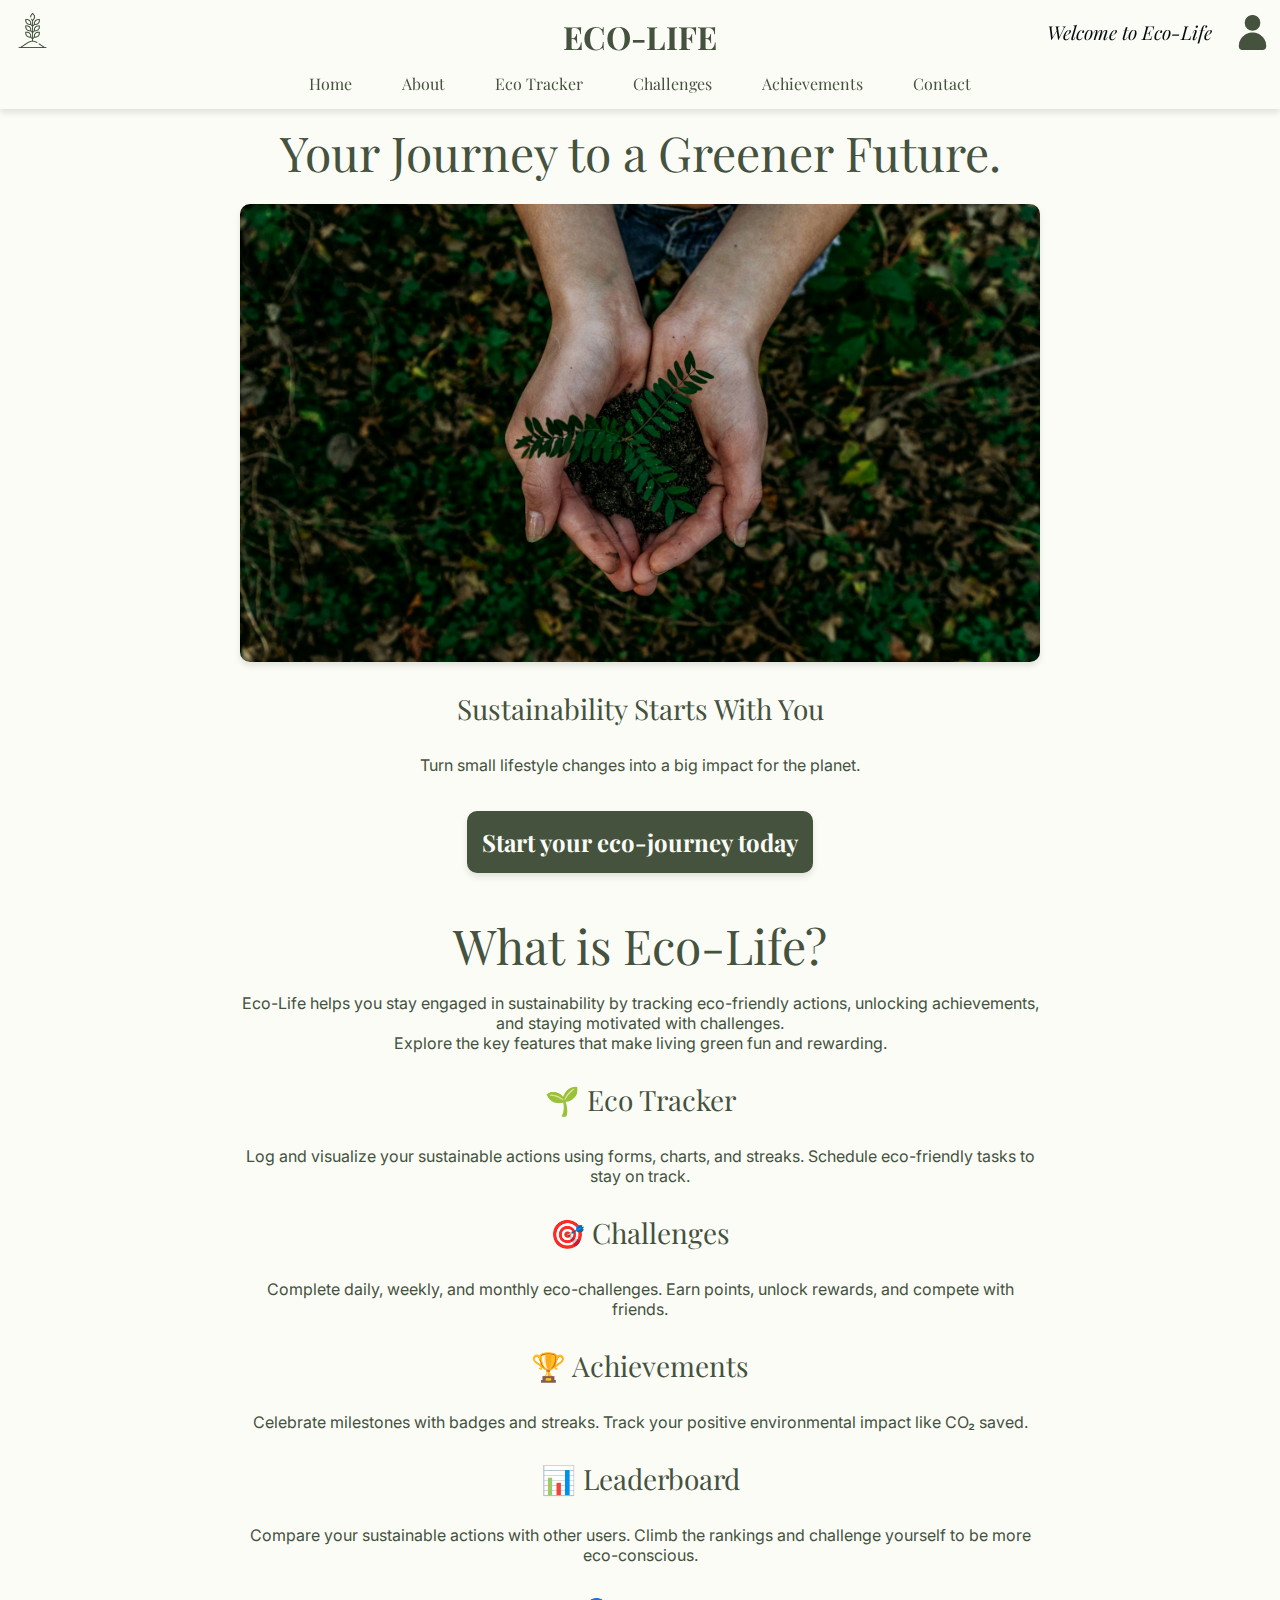
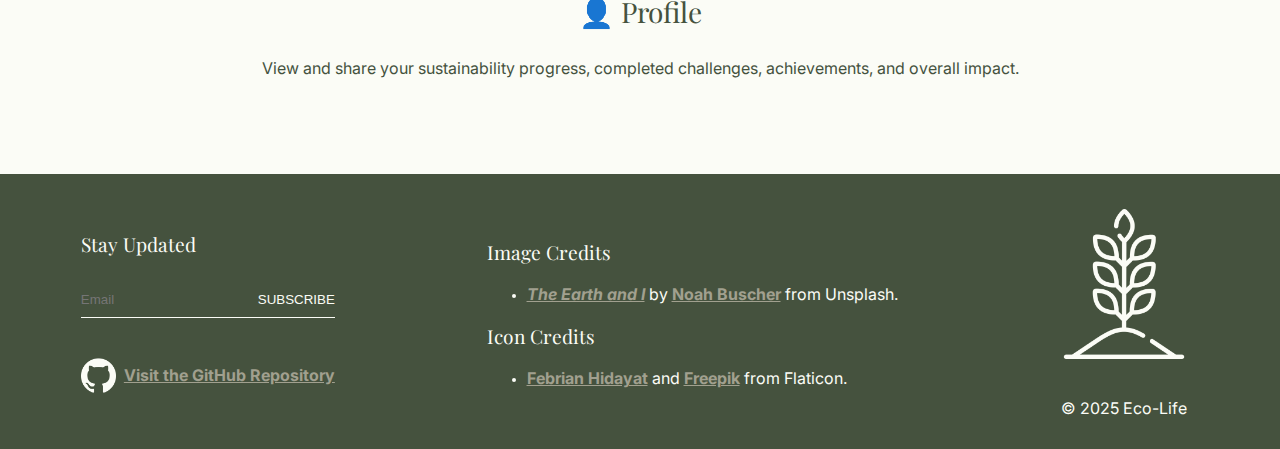
<file: index.html>
<!DOCTYPE html>
<html lang="en">

<head>
  <meta charset="UTF-8">
  <meta name="viewport" content="width=device-width, initial-scale=1">
  <title>Eco-Life - Home</title>
  <link rel="icon" href="assets/icons/logo-light-icon.png">
  <link href="css/main.css" rel="stylesheet">
  <link href="css/header.css" rel="stylesheet">
  <link href="css/footer.css" rel="stylesheet">
  <script type="module" src="js/uiManager.js"></script>
</head>

<body>
  <header>
    <input id="menu-toggle" class="menu-function" type="checkbox">
    <label id="menu-button" class="menu-function header-buttons" for="menu-toggle">
      <img id="menu-img" class="menu-function" src="assets/icons/menu-icon.png" alt="Menu button" width="50"
        height="50">
    </label>
    <a id="logo-button" class="logo-function header-buttons" href="index.html">
      <img id="header-logo" class="logo-function" src="assets/icons/logo-dark-icon.png" alt="Logo button" width="35"
        height="35">
    </a>
    <h1 id="header-title">ECO-LIFE</h1>
    <div id="menu-container">
      <nav id="menu">
        <a href="index.html"><span class="nav-page">Home</span></a>
        <a href="about.html"><span class="nav-page">About</span></a>
        <a href="ecotracker.html"><span class="nav-page">Eco Tracker</span></a>
        <a href="challenges.html"><span class="nav-page">Challenges</span></a>
        <a href="achievements.html"><span class="nav-page">Achievements</span></a>
        <a href="contact.html"><span class="nav-page">Contact</span></a>
        <a href="profile.html"><span class="nav-page">Profile</span></a>
      </nav>
    </div>
    <p id="greeting"><i>Welcome to Eco-Life</i></p>
    <a id="profile-button" class="header-buttons" href="profile.html">
      <img id="profile-avatar" src="assets/icons/profile-icon.png" alt="Profile button" width="35" height="35">
    </a>
  </header>

  <main>
    <section id="index-welcome">
      <h2>Your Journey to a Greener Future.</h2>
      <div id="index-hero">
        <img src="assets/images/heros/index-hero.jpg" alt="Hands holding green plant sapling" width="700" height="500">
      </div>
      <h3>Sustainability Starts With You</h3>
      <p>Turn small lifestyle changes into a big impact for the planet.</p>
      <div class="action-call">
        <a href="profile.html">Start your eco-journey today</a>
      </div>
    </section>


    <section id="index-overview">
      <h2>What is Eco-Life?</h2>
      <p>Eco-Life helps you stay engaged in sustainability by tracking eco-friendly actions, unlocking achievements, and
        staying motivated with challenges.<br>Explore the key features that make living green fun and rewarding.</p>

      <div id="features">
        <div id="feature-eco-tracker">
          <h3>🌱 Eco Tracker</h3>
          <p>Log and visualize your sustainable actions using forms, charts, and streaks. Schedule eco-friendly tasks to
            stay on track.</p>
        </div>
        <div id="feature-challenges">
          <h3>🎯 Challenges</h3>
          <p>Complete daily, weekly, and monthly eco-challenges. Earn points, unlock rewards, and compete with friends.
          </p>
        </div>
        <div id="feature-achievements">
          <h3>🏆 Achievements</h3>
          <p>Celebrate milestones with badges and streaks. Track your positive environmental impact like CO₂ saved.</p>
        </div>
        <div id="feature-leaderboard">
          <h3>📊 Leaderboard</h3>
          <p>Compare your sustainable actions with other users. Climb the rankings and challenge yourself to be more
            eco-conscious.</p>
        </div>
        <div id="feature-profile">
          <h3>👤 Profile</h3>
          <p>View and share your sustainability progress, completed challenges, achievements, and overall impact.</p>
        </div>
      </div>
    </section>
  </main>

  <footer>
    <div id="updates">
      <form id="subscription-form">
        <label id="updates-label" class="footer-titles" for="updates-email">Stay Updated</label><br>
        <div>
          <input id="updates-email" name="updates-email" type="email" placeholder="Email" required>
          <button id="updates-submit" name="updates-submit" type="button"
            onclick="Form.handleSubscriptionForm()">SUBSCRIBE</button>
        </div>
      </form>
      <a id="github-link" href="https://github.com/anthonytoyco/eco-life">
        <img id="github-img" src="assets/icons/github-icon.png" alt="GitHub button" width="35" height="35">
        <span>Visit the GitHub Repository</span>
      </a>
    </div>

    <div id="credits">
      <p class="footer-titles">Image Credits</p>
      <ul>
        <li>
          <p>
            <cite><a href="https://unsplash.com/photos/green-plant-x8ZStukS2PM">The Earth and I</a></cite>
            by <a href="https://unsplash.com/@noahbuscher" target="_blank">Noah Buscher</a> from Unsplash.
          </p>
        </li>
      </ul>
      <p class="footer-titles">Icon Credits</p>
      <ul>
        <li>
          <p>
            <a href="https://www.flaticon.com/authors/febrian-hidayat">Febrian Hidayat</a> and <a
              href="https://www.freepik.com" title="Freepik">Freepik</a> from Flaticon.
          </p>
        </li>
      </ul>
    </div>

    <div id="footer-logo">
      <img src="assets/icons/logo-light-icon.png" alt="Eco-life logo" width="150" height="150">
      <p id="copyright">&copy; 2025 Eco-Life</p>
    </div>
  </footer>
</body>

</html>
</file>
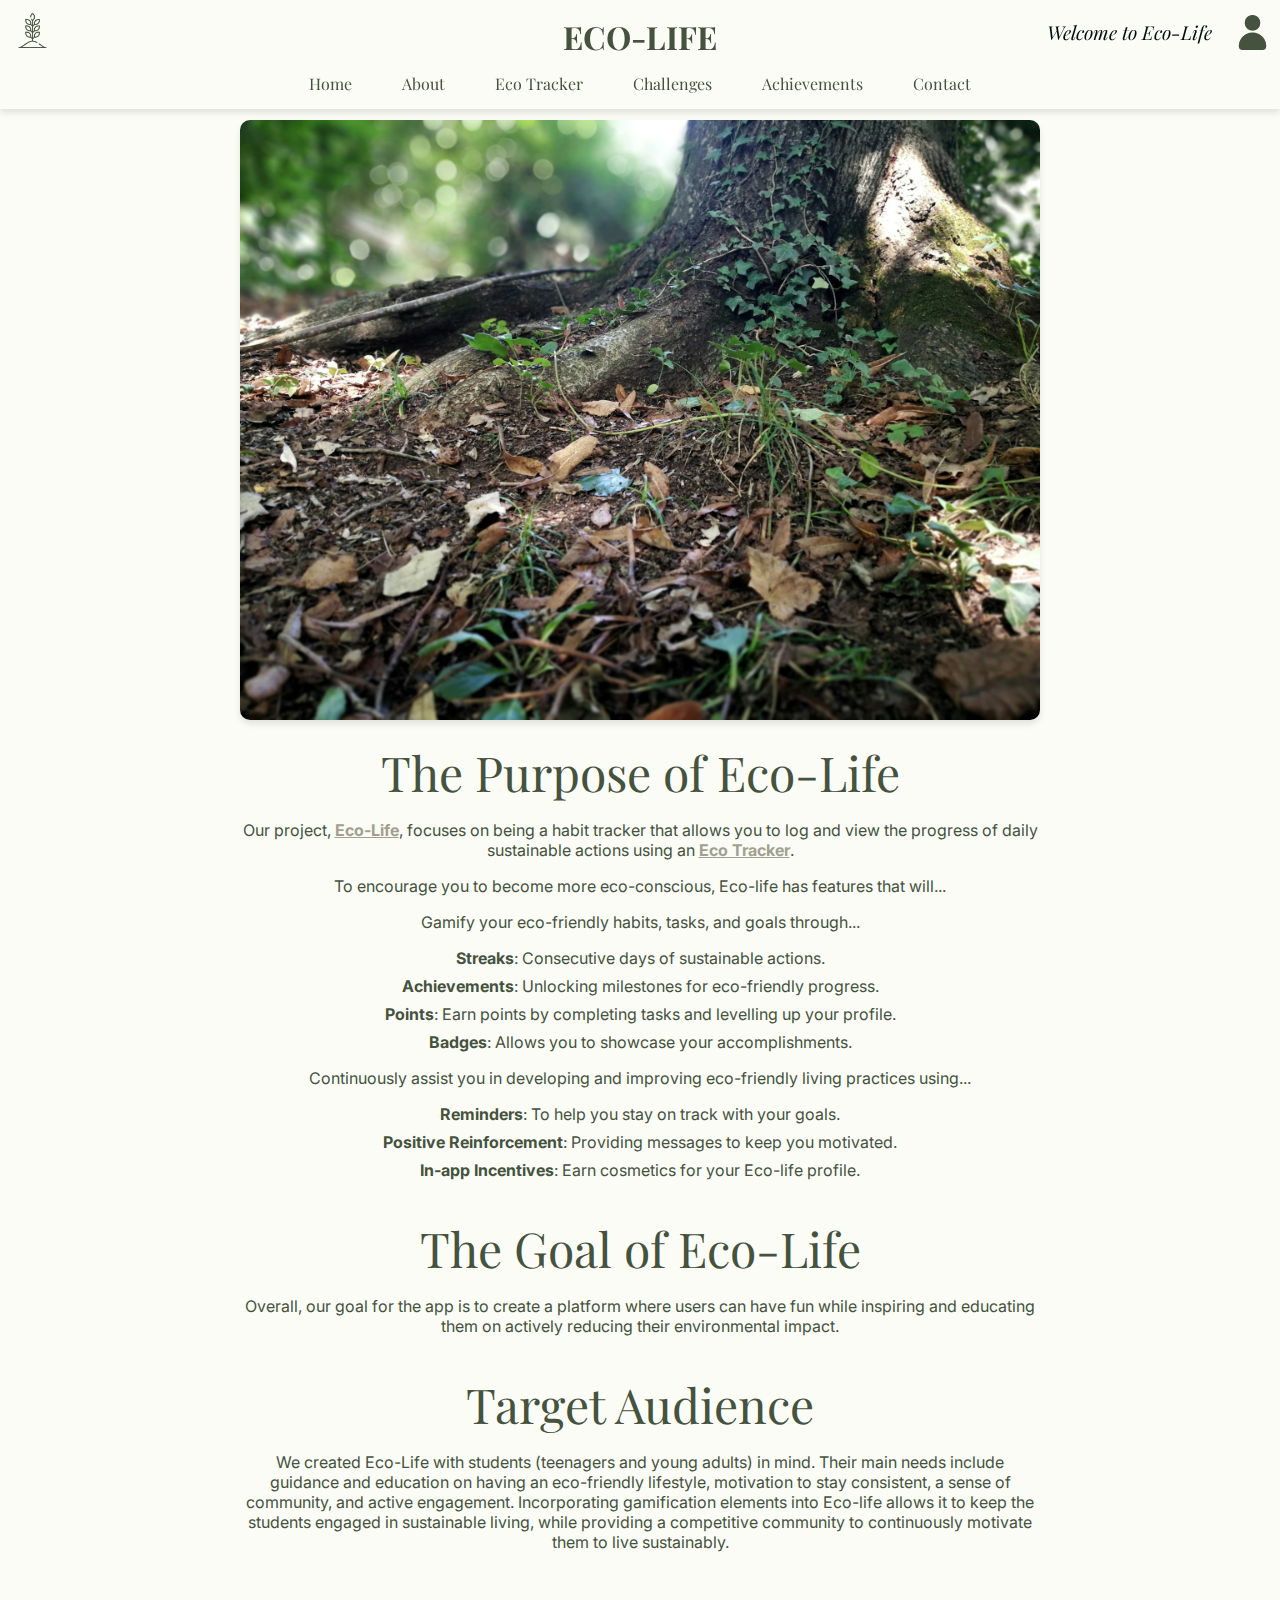
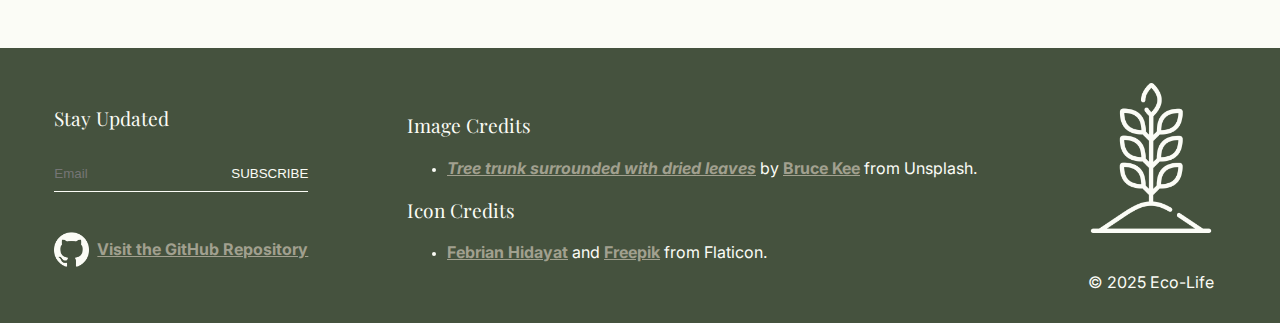
<file: about.html>
<!DOCTYPE html>
<html lang="en">

<head>
  <meta charset="UTF-8">
  <meta name="viewport" content="width=device-width, initial-scale=1">
  <title>Eco-Life - About</title>
  <link rel="icon" href="assets/icons/logo-light-icon.png">
  <link href="css/main.css" rel="stylesheet">
  <link href="css/header.css" rel="stylesheet">
  <link href="css/footer.css" rel="stylesheet">
  <script type="module" src="js/uiManager.js"></script>
</head>

<body>
  <header>
    <input id="menu-toggle" class="menu-function" type="checkbox">
    <label id="menu-button" class="menu-function header-buttons" for="menu-toggle">
      <img id="menu-img" class="menu-function" src="assets/icons/menu-icon.png" alt="Menu button" width="50"
        height="50">
    </label>
    <a id="logo-button" class="logo-function header-buttons" href="index.html">
      <img id="header-logo" class="logo-function" src="assets/icons/logo-dark-icon.png" alt="Logo button" width="35"
        height="35">
    </a>
    <h1 id="header-title">ECO-LIFE</h1>
    <div id="menu-container">
      <nav id="menu">
        <a href="index.html"><span class="nav-page">Home</span></a>
        <a href="about.html"><span class="nav-page">About</span></a>
        <a href="ecotracker.html"><span class="nav-page">Eco Tracker</span></a>
        <a href="challenges.html"><span class="nav-page">Challenges</span></a>
        <a href="achievements.html"><span class="nav-page">Achievements</span></a>
        <a href="contact.html"><span class="nav-page">Contact</span></a>
        <a href="profile.html"><span class="nav-page">Profile</span></a>
      </nav>
    </div>
    <p id="greeting"><i>Welcome to Eco-Life</i></p>
    <a id="profile-button" class="header-buttons" href="profile.html">
      <img id="profile-avatar" src="assets/icons/profile-icon.png" alt="Profile button" width="35" height="35">
    </a>
  </header>

  <main>
    <div id="about-hero">
      <img src="assets/images/heros/about-hero.jpg" alt="Tree trunk surrounded with dried leaves" width="700"
        height="500">
    </div>

    <section id="about-purpose">
      <h2>The Purpose of Eco-Life</h2>
      <p>Our project, <a href="https://github.com/anthonytoyco/eco-life">Eco-Life</a>, focuses on being a habit tracker
        that allows you to log and view the progress of daily sustainable actions using an <a href="ecotracker.html">Eco
          Tracker</a>. </p>

      <p>To encourage you to become more eco-conscious, Eco-life has features that will...</p>
      <ul>
        <li>Gamify your eco-friendly habits, tasks, and goals through...
          <ul>
            <li><b>Streaks</b>: Consecutive days of sustainable actions.</li>
            <li><b>Achievements</b>: Unlocking milestones for eco-friendly progress.</li>
            <li><b>Points</b>: Earn points by completing tasks and levelling up your profile.</li>
            <li><b>Badges</b>: Allows you to showcase your accomplishments.</li>
          </ul>
        </li>
        <li>Continuously assist you in developing and improving eco-friendly living practices using...
          <ul>
            <li><b>Reminders</b>: To help you stay on track with your goals.</li>
            <li><b>Positive Reinforcement</b>: Providing messages to keep you motivated.</li>
            <li><b>In-app Incentives</b>: Earn cosmetics for your Eco-life profile.</li>
          </ul>
      </ul>
    </section>

    <section id="about-goal">
      <h2>The Goal of Eco-Life</h2>
      <p>Overall, our goal for the app is to create a platform where users can have fun while inspiring and educating
        them on actively reducing their environmental impact.</p>
    </section>

    <section id="about-audience">
      <h2>Target Audience</h2>
      <p>We created Eco-Life with students (teenagers and young adults) in mind. Their main needs include guidance and
        education on having an eco-friendly lifestyle, motivation to stay consistent, a sense of community, and active
        engagement. Incorporating gamification elements into Eco-life allows it to keep the students engaged in
        sustainable living, while providing a competitive community to continuously motivate them to live sustainably.
      </p>
    </section>
  </main>

  <footer>
    <div id="updates">
      <form id="subscription-form">
        <label id="updates-label" class="footer-titles" for="updates-email">Stay Updated</label><br>
        <div>
          <input id="updates-email" name="updates-email" type="email" placeholder="Email" required>
          <button id="updates-submit" name="updates-submit" type="button"
            onclick="Form.handleSubscriptionForm()">SUBSCRIBE</button>
        </div>
      </form>
      <a id="github-link" href="https://github.com/anthonytoyco/eco-life">
        <img id="github-img" src="assets/icons/github-icon.png" alt="GitHub button" width="35" height="35">
        <span>Visit the GitHub Repository</span>
      </a>
    </div>

    <div id="credits">
      <p class="footer-titles">Image Credits</p>
      <ul>
        <li>
          <p>
            <cite><a href="https://unsplash.com/photos/tree-trunk-surrounded-with-dried-leaves-tYe03zyVhnE"> Tree trunk
                surrounded with dried leaves</a></cite> by <a href="https://unsplash.com/@brucekee"
              target="_blank">Bruce Kee</a> from Unsplash.
          </p>
        </li>
      </ul>
      <p class="footer-titles">Icon Credits</p>
      <ul>
        <li>
          <p>
            <a href="https://www.flaticon.com/authors/febrian-hidayat">Febrian Hidayat</a> and <a
              href="https://www.freepik.com" title="Freepik">Freepik</a> from Flaticon.
          </p>
        </li>
      </ul>
    </div>

    <div id="footer-logo">
      <img src="assets/icons/logo-light-icon.png" alt="Eco-life logo" width="150" height="150">
      <p id="copyright">&copy; 2025 Eco-Life</p>
    </div>
  </footer>
</body>

</html>
</file>
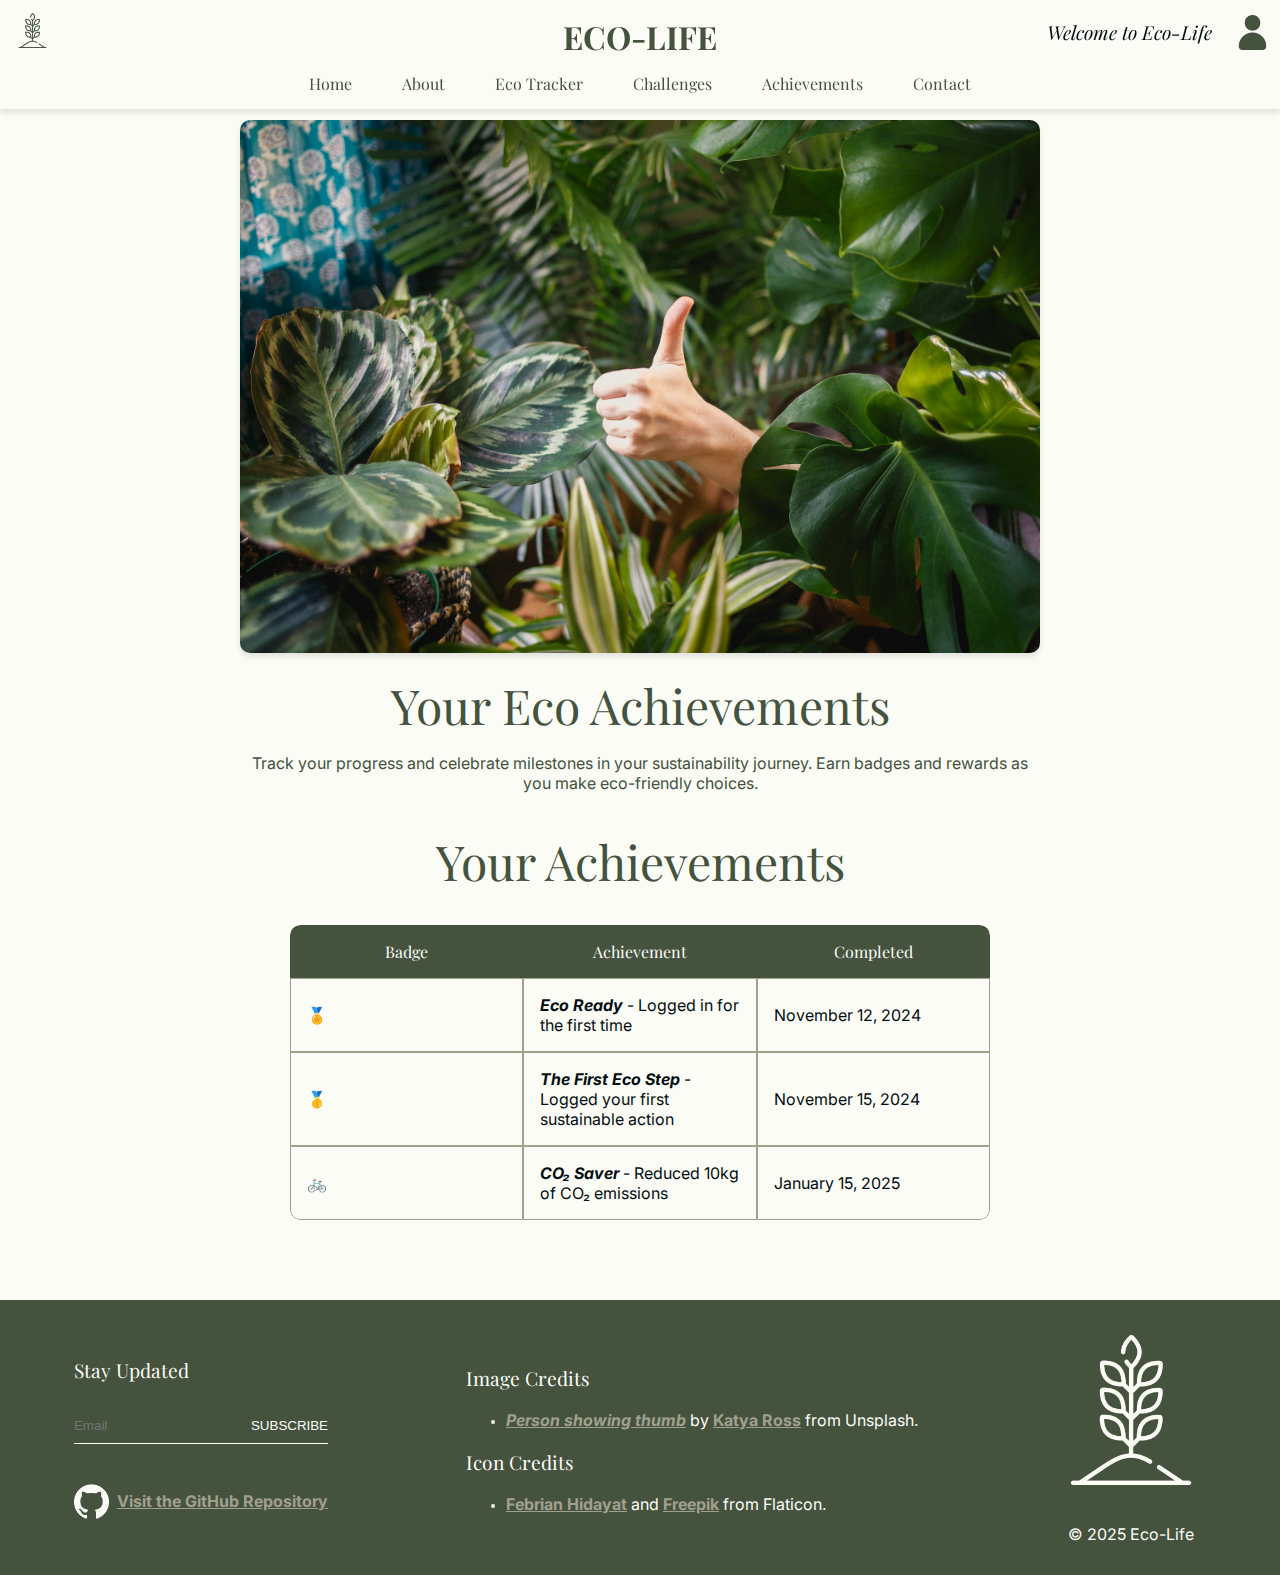
<file: achievements.html>
<!DOCTYPE html>
<html lang="en">

<head>
  <meta charset="UTF-8">
  <meta name="viewport" content="width=device-width, initial-scale=1">
  <title>Eco-Life - Achievements</title>
  <link rel="icon" href="assets/icons/logo-light-icon.png">
  <link href="css/main.css" rel="stylesheet">
  <link href="css/header.css" rel="stylesheet">
  <link href="css/footer.css" rel="stylesheet">
  <script type="module" src="js/uiManager.js"></script>
</head>

<body>
  <header>
    <input id="menu-toggle" class="menu-function" type="checkbox">
    <label id="menu-button" class="menu-function header-buttons" for="menu-toggle">
      <img id="menu-img" class="menu-function" src="assets/icons/menu-icon.png" alt="Menu button" width="50"
        height="50">
    </label>
    <a id="logo-button" class="logo-function header-buttons" href="index.html">
      <img id="header-logo" class="logo-function" src="assets/icons/logo-dark-icon.png" alt="Logo button" width="35"
        height="35">
    </a>
    <h1 id="header-title">ECO-LIFE</h1>
    <div id="menu-container">
      <nav id="menu">
        <a href="index.html"><span class="nav-page">Home</span></a>
        <a href="about.html"><span class="nav-page">About</span></a>
        <a href="ecotracker.html"><span class="nav-page">Eco Tracker</span></a>
        <a href="challenges.html"><span class="nav-page">Challenges</span></a>
        <a href="achievements.html"><span class="nav-page">Achievements</span></a>
        <a href="contact.html"><span class="nav-page">Contact</span></a>
        <a href="profile.html"><span class="nav-page">Profile</span></a>
      </nav>
    </div>
    <p id="greeting"><i>Welcome to Eco-Life</i></p>
    <a id="profile-button" class="header-buttons" href="profile.html">
      <img id="profile-avatar" src="assets/icons/profile-icon.png" alt="Profile button" width="35" height="35">
    </a>
  </header>

  <main>
    <div id="achievements-hero">
      <img src="assets/images/heros/achievements-hero.jpg" alt="Person showing thumb" width="700" height="500">
    </div>

    <section id="achievements-intro">
      <h2>Your Eco Achievements</h2>
      <p>Track your progress and celebrate milestones in your sustainability journey. Earn badges and rewards as you
        make eco-friendly choices.</p>
    </section>

    <section id="achievements-table">
      <h2>Your Achievements</h2>
      <div class="table-wrapper">
        <table class="achievements">
          <thead>
            <tr>
              <th>Badge</th>
              <th>Achievement</th>
              <th>Completed</th>
            </tr>
          </thead>
          <tbody id="achievements-table-body">
            <tr>
              <td>🏅</td>
              <td><strong><em>Eco Ready</em></strong> - Logged in for the first time</td>
              <td>November 12, 2024</td>
            </tr>
            <tr>
              <td>🥇</td>
              <td><strong><em>The First Eco Step</em></strong> - Logged your first sustainable action</td>
              <td>November 15, 2024</td>
            </tr>
            <tr>
              <td>🚲</td>
              <td><strong><em>CO₂ Saver</em></strong> - Reduced 10kg of CO₂ emissions</td>
              <td>January 15, 2025</td>
            </tr>
          </tbody>
        </table>
      </div>
    </section>
  </main>

  <footer>
    <div id="updates">
      <form id="subscription-form">
        <label id="updates-label" class="footer-titles" for="updates-email">Stay Updated</label><br>
        <div>
          <input id="updates-email" name="updates-email" type="email" placeholder="Email" required>
          <button id="updates-submit" name="updates-submit" type="button"
            onclick="Form.handleSubscriptionForm()">SUBSCRIBE</button>
        </div>
      </form>
      <a id="github-link" href="https://github.com/anthonytoyco/eco-life">
        <img id="github-img" src="assets/icons/github-icon.png" alt="GitHub button" width="35" height="35">
        <span>Visit the GitHub Repository</span>
      </a>
    </div>

    <div id="credits">
      <p class="footer-titles">Image Credits</p>
      <ul>
        <li>
          <p>
            <cite><a href="https://unsplash.com/photos/person-showing-thumb-4Vg6ez9jaec">Person showing
                thumb</a></cite>
            by <a href="https://unsplash.com/@katya" target="_blank">Katya Ross</a> from Unsplash.
          </p>
        </li>
      </ul>
      <p class="footer-titles">Icon Credits</p>
      <ul>
        <li>
          <p>
            <a href="https://www.flaticon.com/authors/febrian-hidayat">Febrian Hidayat</a> and <a
              href="https://www.freepik.com" title="Freepik">Freepik</a> from Flaticon.
          </p>
        </li>
      </ul>
    </div>

    <div id="footer-logo">
      <img src="assets/icons/logo-light-icon.png" alt="Eco-life logo" width="150" height="150">
      <p id="copyright">&copy; 2025 Eco-Life</p>
    </div>
  </footer>
</body>

</html>
</file>
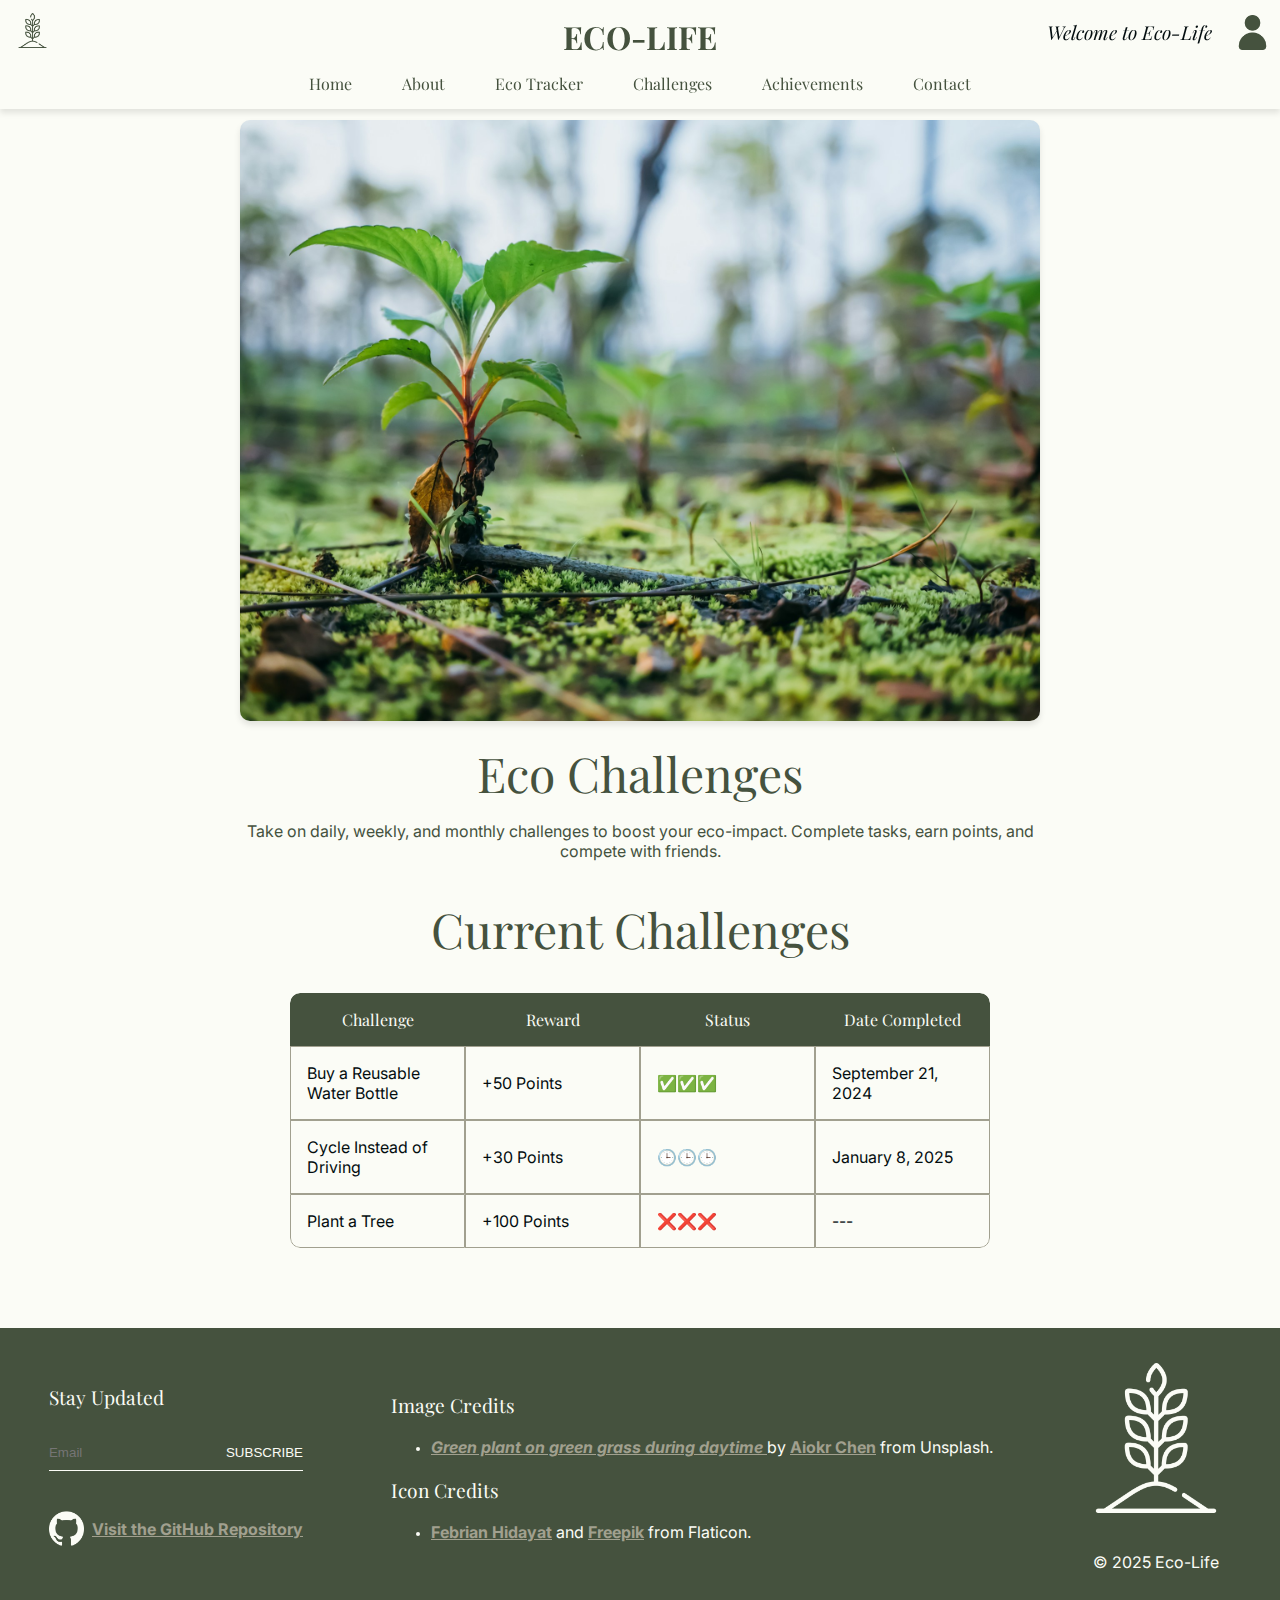
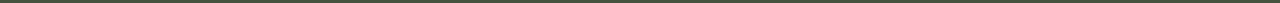
<file: challenges.html>
<!DOCTYPE html>
<html lang="en">

<head>
  <meta charset="UTF-8">
  <meta name="viewport" content="width=device-width, initial-scale=1">
  <title>Eco-Life - Challenges</title>
  <link rel="icon" href="assets/icons/logo-light-icon.png">
  <link href="css/main.css" rel="stylesheet">
  <link href="css/header.css" rel="stylesheet">
  <link href="css/footer.css" rel="stylesheet">
  <script type="module" src="js/uiManager.js"></script>
</head>

<body>
  <header>
    <input id="menu-toggle" class="menu-function" type="checkbox">
    <label id="menu-button" class="menu-function header-buttons" for="menu-toggle">
      <img id="menu-img" class="menu-function" src="assets/icons/menu-icon.png" alt="Menu button" width="50"
        height="50">
    </label>
    <a id="logo-button" class="logo-function header-buttons" href="index.html">
      <img id="header-logo" class="logo-function" src="assets/icons/logo-dark-icon.png" alt="Logo button" width="35"
        height="35">
    </a>
    <h1 id="header-title">ECO-LIFE</h1>
    <div id="menu-container">
      <nav id="menu">
        <a href="index.html"><span class="nav-page">Home</span></a>
        <a href="about.html"><span class="nav-page">About</span></a>
        <a href="ecotracker.html"><span class="nav-page">Eco Tracker</span></a>
        <a href="challenges.html"><span class="nav-page">Challenges</span></a>
        <a href="achievements.html"><span class="nav-page">Achievements</span></a>
        <a href="contact.html"><span class="nav-page">Contact</span></a>
        <a href="profile.html"><span class="nav-page">Profile</span></a>
      </nav>
    </div>
    <p id="greeting"><i>Welcome to Eco-Life</i></p>
    <a id="profile-button" class="header-buttons" href="profile.html">
      <img id="profile-avatar" src="assets/icons/profile-icon.png" alt="Profile button" width="35" height="35">
    </a>
  </header>

  <main>
    <div id="challenges-hero">
      <img src="assets/images/heros/challenges-hero.jpg" alt="Close-up of a tree sapling" width="700" height="500">
    </div>

    <section id="challenges-intro">
      <h2>Eco Challenges</h2>
      <p>Take on daily, weekly, and monthly challenges to boost your eco-impact. Complete tasks, earn points, and
        compete with friends.</p>
    </section>

    <section id="challenges-table">
      <h2>Current Challenges</h2>
      <div class="table-wrapper">
        <table id="challenges-table">
          <thead>
            <tr>
              <th>Challenge</th>
              <th>Reward</th>
              <th>Status</th>
              <th>Date Completed</th>
            </tr>
          </thead>
          <tbody id="challenges-table-body">
            <tr>
              <td>Buy a Reusable Water Bottle</td>
              <td>+50 Points</td>
              <td>✅✅✅</td>
              <td>September 21, 2024</td>
            </tr>
            <tr>
              <td>Cycle Instead of Driving</td>
              <td>+30 Points</td>
              <td>🕒🕒🕒</td>
              <td>January 8, 2025</td>
            </tr>
            <tr>
              <td>Plant a Tree</td>
              <td>+100 Points</td>
              <td>❌❌❌</td>
              <td>---</td>
            </tr>
          </tbody>
        </table>
      </div>
    </section>
  </main>

  <footer>
    <div id="updates">
      <form id="subscription-form">
        <label id="updates-label" class="footer-titles" for="updates-email">Stay Updated</label><br>
        <div>
          <input id="updates-email" name="updates-email" type="email" placeholder="Email" required>
          <button id="updates-submit" name="updates-submit" type="button"
            onclick="Form.handleSubscriptionForm()">SUBSCRIBE</button>
        </div>
      </form>
      <a id="github-link" href="https://github.com/anthonytoyco/eco-life">
        <img id="github-img" src="assets/icons/github-icon.png" alt="GitHub button" width="35" height="35">
        <span>Visit the GitHub Repository</span>
      </a>
    </div>

    <div id="credits">
      <p class="footer-titles">Image Credits</p>
      <ul>
        <li>
          <p>
            <cite><a href="https://unsplash.com/photos/green-plant-on-green-grass-during-daytime-YtqUWAlL2GE">Green
                plant on green grass during daytime </a></cite> by <a href="https://unsplash.com/@aiokr"
              target="_blank">Aiokr Chen</a> from Unsplash.
          </p>
        </li>
      </ul>
      <p class="footer-titles">Icon Credits</p>
      <ul>
        <li>
          <p>
            <a href="https://www.flaticon.com/authors/febrian-hidayat">Febrian Hidayat</a> and <a
              href="https://www.freepik.com" title="Freepik">Freepik</a> from Flaticon.
          </p>
        </li>
      </ul>
    </div>

    <div id="footer-logo">
      <img src="assets/icons/logo-light-icon.png" alt="Eco-life logo" width="150" height="150">
      <p id="copyright">&copy; 2025 Eco-Life</p>
    </div>
  </footer>
</body>

</html>
</file>
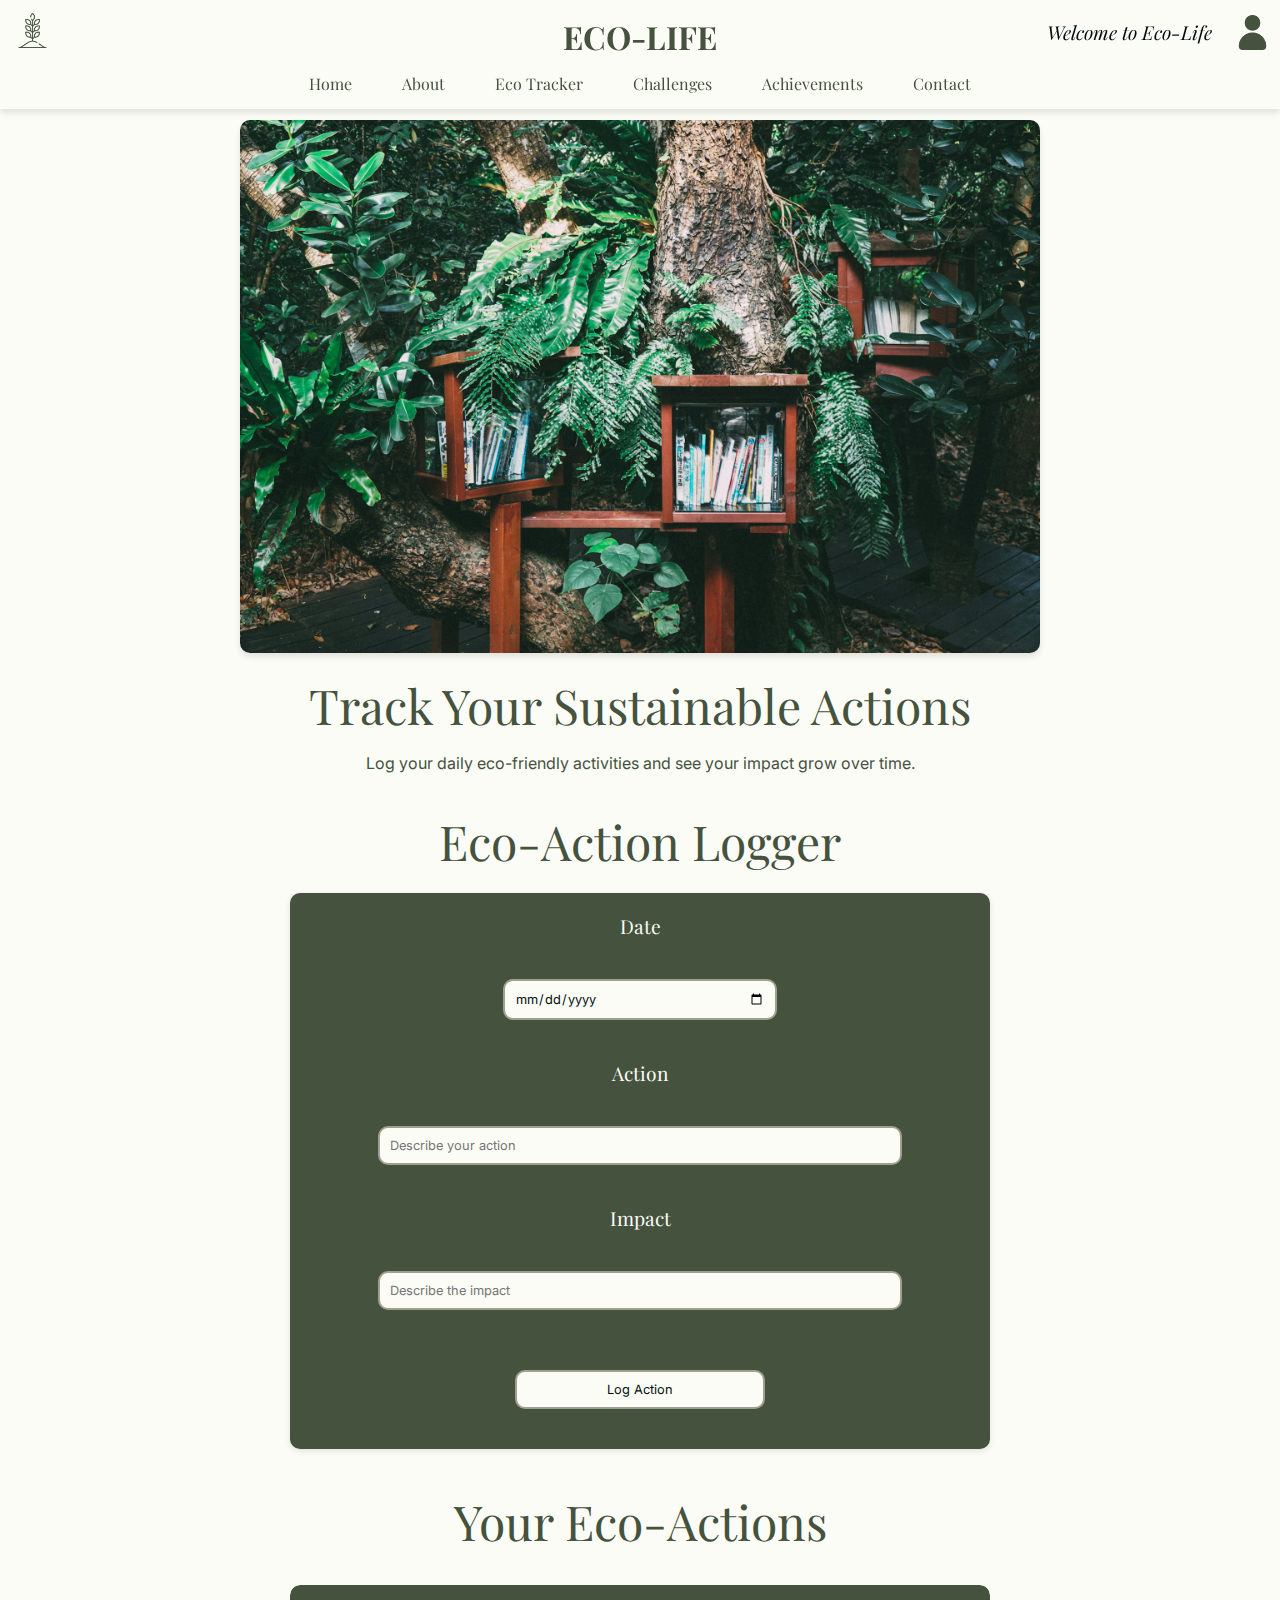
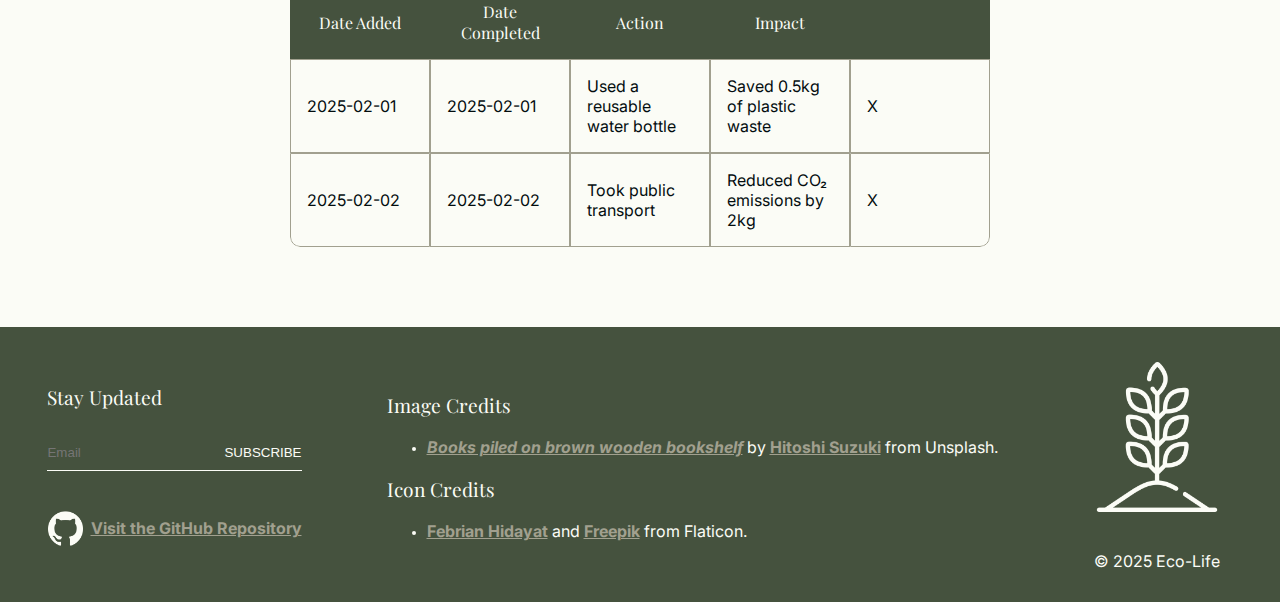
<file: ecotracker.html>
<!DOCTYPE html>
<html lang="en">

<head>
  <meta charset="UTF-8">
  <meta name="viewport" content="width=device-width, initial-scale=1">
  <title>Eco-Life - Eco Tracker</title>
  <link rel="icon" href="assets/icons/logo-light-icon.png">
  <link href="css/main.css" rel="stylesheet">
  <link href="css/header.css" rel="stylesheet">
  <link href="css/footer.css" rel="stylesheet">
  <script type="module" src="js/formValidation.js"></script>
  <script type="module" src="js/uiManager.js"></script>
</head>

<body>
  <header>
    <input id="menu-toggle" class="menu-function" type="checkbox">
    <label id="menu-button" class="menu-function header-buttons" for="menu-toggle">
      <img id="menu-img" class="menu-function" src="assets/icons/menu-icon.png" alt="Menu button" width="50"
        height="50">
    </label>
    <a id="logo-button" class="logo-function header-buttons" href="index.html">
      <img id="header-logo" class="logo-function" src="assets/icons/logo-dark-icon.png" alt="Logo button" width="35"
        height="35">
    </a>
    <h1 id="header-title">ECO-LIFE</h1>
    <div id="menu-container">
      <nav id="menu">
        <a href="index.html"><span class="nav-page">Home</span></a>
        <a href="about.html"><span class="nav-page">About</span></a>
        <a href="ecotracker.html"><span class="nav-page">Eco Tracker</span></a>
        <a href="challenges.html"><span class="nav-page">Challenges</span></a>
        <a href="achievements.html"><span class="nav-page">Achievements</span></a>
        <a href="contact.html"><span class="nav-page">Contact</span></a>
        <a href="profile.html"><span class="nav-page">Profile</span></a>
      </nav>
    </div>
    <p id="greeting"><i>Welcome to Eco-Life</i></p>
    <a id="profile-button" class="header-buttons" href="profile.html">
      <img id="profile-avatar" src="assets/icons/profile-icon.png" alt="Profile button" width="35" height="35">
    </a>
  </header>

  <main>
    <div id="ecotracker-hero">
      <img src="assets/images/heros/ecotracker-hero.jpg" alt="Books piled on brown wooden bookshelf" width="700"
        height="500">
    </div>

    <section id="ecotracker-intro">
      <h2>Track Your Sustainable Actions</h2>
      <p>Log your daily eco-friendly activities and see your impact grow over time.
      </p>
    </section>

    <section id="ecotracker-log-form">
      <h2>Eco-Action Logger</h2>
      <form id="ecotracker-form" class="forms">
        <label id="log-date-label" for="log-date-input">Date</label><br>
        <input id="log-date-input" name="log-date-input" type="date" required><br>
        <label id="log-action-label" for="log-action-input">Action</label><br>
        <input id="log-action-input" name="log-action-input" type="text" placeholder="Describe your action"
          required><br>
        <label id="log-impact-label" for="log-impact-input">Impact</label><br>
        <input id="log-impact-input" name="log-impact-input" type="text" placeholder="Describe the impact" required><br>
        <button id="log-submit-button" name="submit-button" type="button">Log Action</button>
      </form>
    </section>

    <section id="ecotracker-table">
      <h2>Your Eco-Actions</h2>
      <div class="table-wrapper">
        <table id="ecotracker-table">
          <thead>
            <tr>
              <th>Date Added</th>
              <th>Date Completed</th>
              <th>Action</th>
              <th>Impact</th>
              <th></th>
            </tr>
          </thead>
          <tbody id="ecotracker-table-body">
            <tr>
              <td>2025-02-01</td>
              <td>2025-02-01</td>
              <td>Used a reusable water bottle</td>
              <td>Saved 0.5kg of plastic waste</td>
              <td>X</td>
            </tr>
            <tr>
              <td>2025-02-02</td>
              <td>2025-02-02</td>
              <td>Took public transport</td>
              <td>Reduced CO₂ emissions by 2kg</td>
              <td>X</td>
            </tr>
          </tbody>
        </table>
      </div>
    </section>
  </main>

  <footer>
    <div id="updates">
      <form id="subscription-form">
        <label id="updates-label" class="footer-titles" for="updates-email">Stay Updated</label><br>
        <div>
          <input id="updates-email" name="updates-email" type="email" placeholder="Email" required>
          <button id="updates-submit" name="updates-submit" type="button"
            onclick="Form.handleSubscriptionForm()">SUBSCRIBE</button>
        </div>
      </form>
      <a id="github-link" href="https://github.com/anthonytoyco/eco-life">
        <img id="github-img" src="assets/icons/github-icon.png" alt="GitHub button" width="35" height="35">
        <span>Visit the GitHub Repository</span>
      </a>
    </div>

    <div id="credits">
      <p class="footer-titles">Image Credits</p>
      <ul>
        <li>
          <p>
            <cite><a href="https://unsplash.com/photos/books-piled-on-brown-wooden-bookshelf-1COcTd3pRCg">Books piled on
                brown wooden bookshelf</a></cite> by <a href="https://unsplash.com/@hitoshi_suzuki"
              target="_blank">Hitoshi Suzuki</a> from Unsplash.
          </p>
        </li>
      </ul>
      <p class="footer-titles">Icon Credits</p>
      <ul>
        <li>
          <p>
            <a href="https://www.flaticon.com/authors/febrian-hidayat">Febrian Hidayat</a> and <a
              href="https://www.freepik.com" title="Freepik">Freepik</a> from Flaticon.
          </p>
        </li>
      </ul>
    </div>

    <div id="footer-logo">
      <img src="assets/icons/logo-light-icon.png" alt="Eco-life logo" width="150" height="150">
      <p id="copyright">&copy; 2025 Eco-Life</p>
    </div>
  </footer>
</body>

</html>
</file>
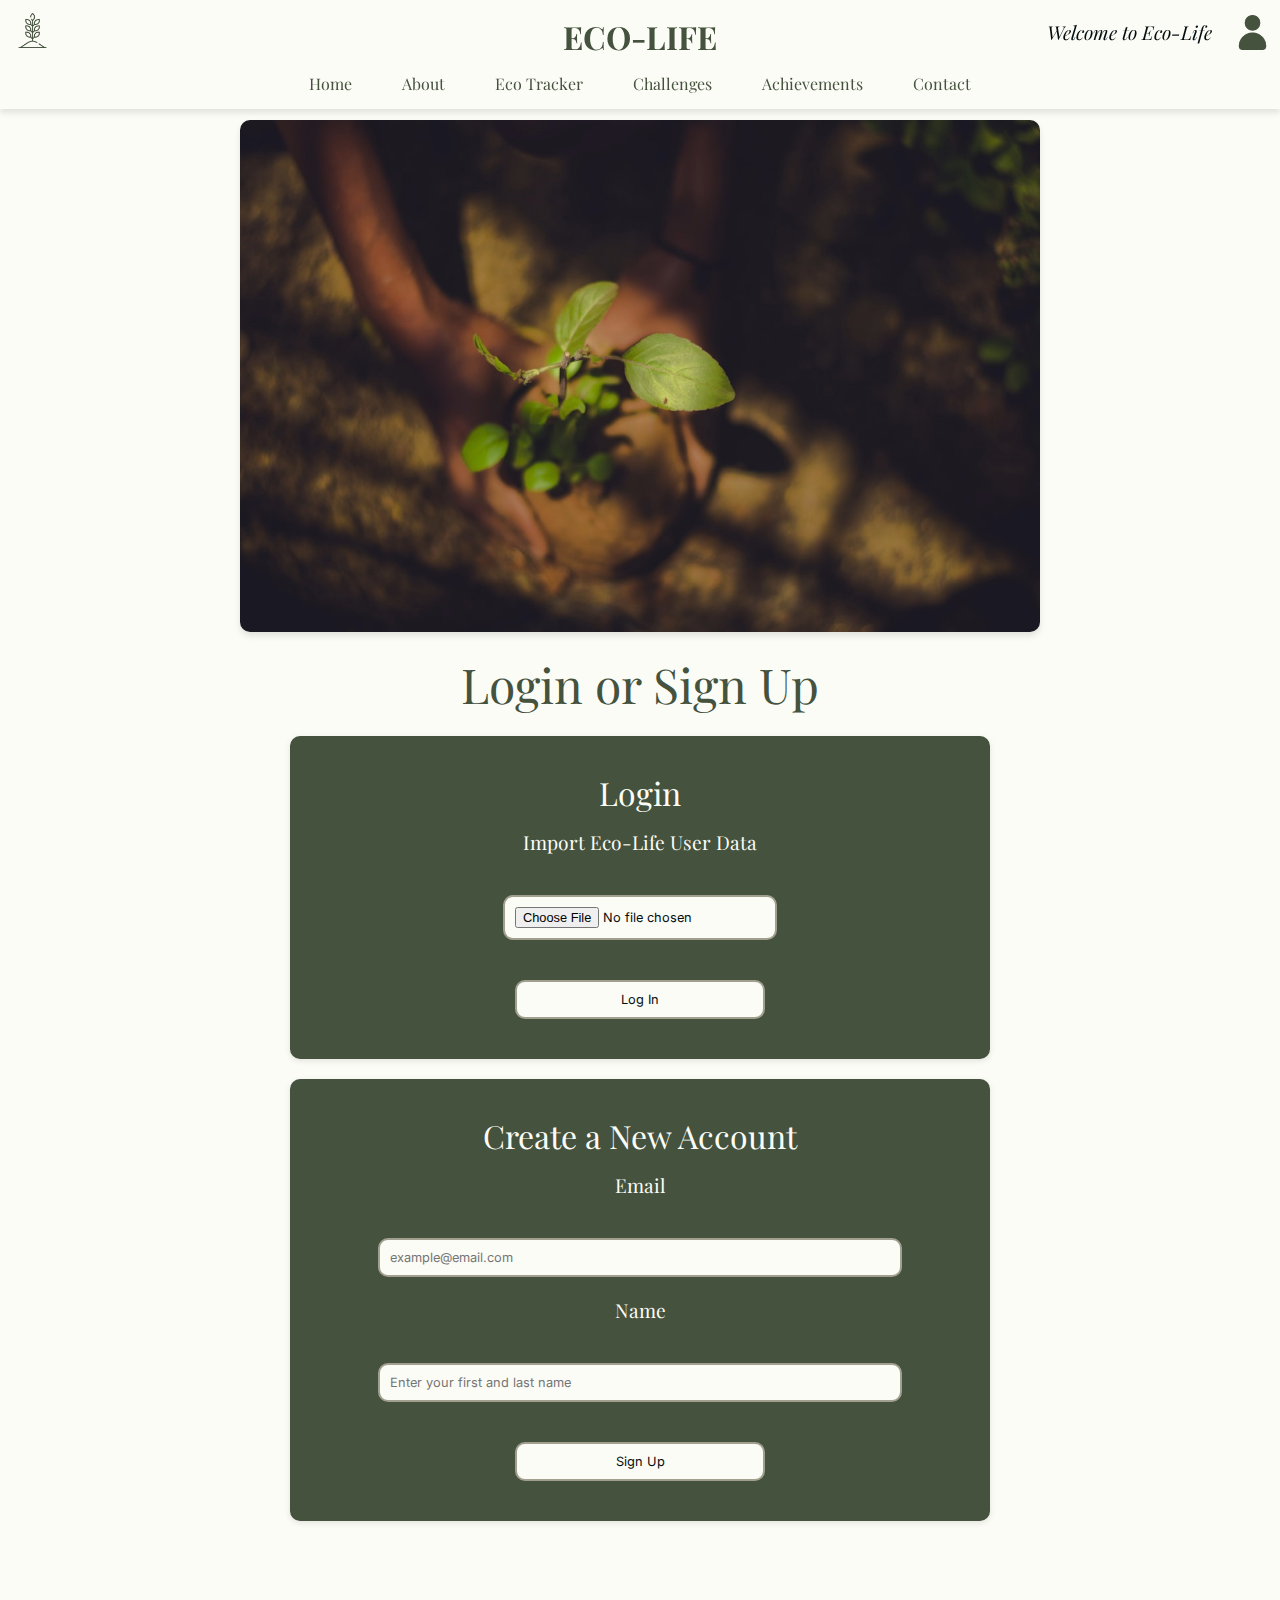
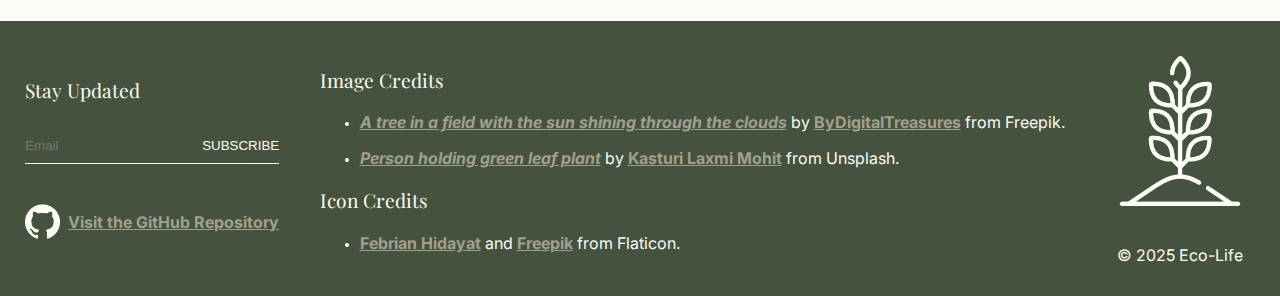
<file: profile.html>
<!DOCTYPE html>
<html lang="en">

<head>
  <meta charset="UTF-8">
  <meta name="viewport" content="width=device-width, initial-scale=1">
  <title>Eco-Life - Profile</title>
  <link rel="icon" href="assets/icons/logo-light-icon.png">
  <link href="css/main.css" rel="stylesheet">
  <link href="css/header.css" rel="stylesheet">
  <link href="css/footer.css" rel="stylesheet">
  <script type="module" src="js/formValidation.js"></script>
  <script type="module" src="js/uiManager.js"></script>
  <script type="module" src="js/userData.js"></script>
</head>

<body>
  <header>
    <input id="menu-toggle" class="menu-function" type="checkbox">
    <label id="menu-button" class="menu-function header-buttons" for="menu-toggle">
      <img id="menu-img" class="menu-function" src="assets/icons/menu-icon.png" alt="Menu button" width="50"
        height="50">
    </label>
    <a id="logo-button" class="logo-function header-buttons" href="index.html">
      <img id="header-logo" class="logo-function" src="assets/icons/logo-dark-icon.png" alt="Logo button" width="35"
        height="35">
    </a>
    <h1 id="header-title">ECO-LIFE</h1>
    <div id="menu-container">
      <nav id="menu">
        <a href="index.html"><span class="nav-page">Home</span></a>
        <a href="about.html"><span class="nav-page">About</span></a>
        <a href="ecotracker.html"><span class="nav-page">Eco Tracker</span></a>
        <a href="challenges.html"><span class="nav-page">Challenges</span></a>
        <a href="achievements.html"><span class="nav-page">Achievements</span></a>
        <a href="contact.html"><span class="nav-page">Contact</span></a>
        <a href="profile.html"><span class="nav-page">Profile</span></a>
      </nav>
    </div>
    <p id="greeting"><i>Welcome to Eco-Life</i></p>
    <a id="profile-button" class="header-buttons" href="profile.html">
      <img id="profile-avatar" src="assets/icons/profile-icon.png" alt="Profile button" width="35" height="35">
    </a>
  </header>

  <main>
    <div id="profile-hero">
      <img src="assets/images/heros/profile-hero.jpg" alt="Person holding green leaf plant" width="700" height="500">
    </div>

    <section id="profile-info">
      <h2>Your Profile</h2>
      <p id="profile-info-start"><strong>Created on:</strong> January 1, 2025</p>
      <p id="profile-info-name"><strong>Name:</strong> John Doe</p>
      <p id="profile-info-email"><strong>Email:</strong> johndoe@gmail.com</p>
      <p id="profile-info-ecopoints"><strong>Total Eco Points:</strong> 500</p>
      <div id="profile-actions">
        <button id="export-button" class="ui-button" type="button" onclick="User.exportUser()">Export Profile
          Data</button>
        <button id="logout-button" class="ui-button" type="button" onclick="User.logout()">Logout</button>
      </div>
    </section>

    <section id="profile-auth-section">
      <h2>Login or Sign Up</h2>
      <form id="login-form" class="forms">
        <p>Login</p>
        <label id="json-label" for="json-input">Import Eco-Life User Data</label><br>
        <input id="json-input" name="json-input" type="file" accept=".json" required>
        <button id="login-button" name="login-button" type="button">Log In</button>
      </form>
      <form id="signup-form" class="forms">
        <p>Create a New Account</p>
        <label id="email-label" for="email-input">Email</label><br>
        <input id="email-input" name="email-input" type="email" placeholder="example@email.com" required>
        <label id="name-label" for="name-input">Name</label><br>
        <input id="name-input" name="name-input" placeholder="Enter your first and last name" required>
        <button id="signup-button" name="signup-button" type="button">Sign Up</button>
      </form>
    </section>

  </main>

  <footer>
    <div id="updates">
      <form id="subscription-form">
        <label id="updates-label" class="footer-titles" for="updates-email">Stay Updated</label><br>
        <div>
          <input id="updates-email" name="updates-email" type="email" placeholder="Email" required>
          <button id="updates-submit" name="updates-submit" type="button"
            onclick="Form.handleSubscriptionForm()">SUBSCRIBE</button>
        </div>
      </form>
      <a id="github-link" href="https://github.com/anthonytoyco/eco-life">
        <img id="github-img" src="assets/icons/github-icon.png" alt="GitHub button" width="35" height="35">
        <span>Visit the GitHub Repository</span>
      </a>
    </div>

    <div id="credits">
      <p class="footer-titles">Image Credits</p>
      <ul>
        <li>
          <p>
            <cite><a
                href="https://www.freepik.com/premium-photo/tree-field-with-sun-shining-through-clouds_173717095.htm">A
                tree in a field with the sun shining through the clouds</a></cite> by <a
              href="https://www.freepik.com/author/bydigitaltreasures" target="_blank">ByDigitalTreasures</a> from
            Freepik.
          </p>
        </li>
        <li>
          <p>
            <cite><a href="https://unsplash.com/photos/person-holding-green-leaf-plant-uv6lUONd19w">Person holding green
                leaf plant</a></cite>
            by <a href="https://unsplash.com/@kasturi09" target="_blank">Kasturi Laxmi Mohit</a> from Unsplash.
          </p>
        </li>
      </ul>
      <p class="footer-titles">Icon Credits</p>
      <ul>
        <li>
          <p>
            <a href="https://www.flaticon.com/authors/febrian-hidayat">Febrian Hidayat</a> and <a
              href="https://www.freepik.com" title="Freepik">Freepik</a> from Flaticon.
          </p>
        </li>
      </ul>
    </div>

    <div id="footer-logo">
      <img src="assets/icons/logo-light-icon.png" alt="Eco-life logo" width="150" height="150">
      <p id="copyright">&copy; 2025 Eco-Life</p>
    </div>
  </footer>
</body>

</html>
</file>
<file: css/main.css>
/* Imports fonts from Google Fonts (Inter, Playfair Display */
@import url("https://fonts.googleapis.com/css2?family=Inter:ital,opsz,wght@0,14..32,100..900;1,14..32,100..900&family=Playfair+Display:ital,wght@0,400..900;1,400..900&display=swap");

/* GLOBAL */
:root {
  --font-family-inter: "Inter", "Arial", sans-serif;
  --font-family-playfair: "Playfair Display", "Times New Roman", serif;
  --color-background: #fbfcf6;
  --color-text: #030d0f;
  --color-primary: #45523e;
  --color-accent: #a1a08f;
  --color-error: #ff0033;
}

html {
  background-color: var(--color-background);
  font-family: var(--font-family-inter);
  font-size: 16px;
}

/* BODY */

body {
  font-family: var(--font-family-inter);
  background-color: var(--color-background);
  margin: 0px;
  padding: 0px;
  display: grid;
  grid-template-areas:
    "header"
    "main"
    "footer";
  grid-template-columns: 1fr;
}

main {
  grid-area: main;
  padding: 80px 15px;
  max-width: 800px;
  margin: 0 auto;
}

/* Links */
main a:link,
main a:visited {
  color: var(--color-accent);
  font-weight: bold;
}

/* Hero images, iframe */
div[id*="hero"] > img,
iframe {
  box-shadow: 0px 4px 6px rgba(0, 0, 0, 0.1);
  max-width: 800px;
  width: 100%;
  display: block;
  height: auto;
  margin: auto;
  border-radius: 10px;
}

/* Headings */
section h2,
section h3 {
  font-family: var(--font-family-playfair);
  color: var(--color-primary);
  text-align: center;
  font-weight: lighter;
}
section h2 {
  font-size: 2rem;
  margin: 0px;
  padding: 20px 20px 0px;
}
section[id="index-welcome"] h2 {
  padding: 0px 20px 20px;
}
section h3 {
  font-size: 1.75rem;
}

/* Text */
section p,
section ul,
section address {
  font-family: var(--font-family-inter);
  color: var(--color-primary);
  text-align: center;
  font-size: 0.8rem;
}

/* Lists */
section ul {
  list-style-type: none;
  padding-left: 0px;
  margin: 1rem 0;
}
section li {
  margin-bottom: 0.5rem;
}

/* Action call on index.html */
.action-call {
  display: flex;
  justify-content: center;
}
.action-call a:link,
.action-call a:visited {
  text-decoration: none;
  color: var(--color-background);
}
.action-call a {
  margin: 20px;
  padding: 15px;
  box-shadow: 0px 4px 6px rgba(0, 0, 0, 0.1);
  cursor: pointer;
  font-family: var(--font-family-playfair);
  font-size: 1.5rem;
  font-weight: normal;
  color: var(--color-background);
  background-color: var(--color-primary);
  border: none;
  border-radius: 10px;
  text-align: center;
  transition: background-color 0.3s ease, color 0.3s ease;
}
.action-call a:hover,
.action-call a:active {
  background-color: var(--color-accent);
  color: var(--color-text);
}

/* Forms */
.forms {
  max-width: 700px;
  margin: 20px auto;
  padding: 20px 0px 20px;
  background-color: var(--color-primary);
  border-radius: 10px;
  box-shadow: 0 2px 6px rgba(0, 0, 0, 0.1);
  display: flex;
  flex-direction: column;
  align-items: center;
}
.forms label,
.forms p {
  font-family: var(--font-family-playfair);
  font-size: 1.2rem;
  color: var(--color-background);
  display: block;
}
.forms p {
  font-size: 2rem;
  margin: 15px 0px;
}
.forms input,
.forms select,
.forms textarea,
.forms button {
  width: 60vw;
  max-width: 500px;
  padding: 10px;
  margin: 20px;
  font-size: 0.8rem;
  font-family: var(--font-family-inter);
  color: var(--color-text);
  border: 2px solid var(--color-accent);
  border-radius: 10px;
  background-color: var(--color-background);
  transition: background-color 0.3s ease, color 0.3s ease;
}
.forms input[type="submit"],
.forms input[type="date"],
.forms input[type="file"],
.forms button {
  max-width: 250px;
  cursor: pointer;
}
.forms input[type="submit"]:hover,
.forms input[type="submit"]:active,
.forms button:hover,
.forms button:active {
  background-color: var(--color-accent);
}
form .error-message {
  font-size: 1rem;
  color: var(--color-error);
  padding: 0px 0px 30px;
}
/* Form buttons and challenges select */
.delete-button-td {
  text-align: center;
}
.sort-button,
.delete-button,
.challenge-status {
  cursor: pointer;
  padding: 10px;
  font-size: 0.8rem;
  font-family: var(--font-family-inter);
  color: var(--color-primary);
  background-color: var(--color-background);
  border: 2px solid var(--color-accent);
  border-radius: 10px;
  transition: background-color 0.3s ease, color 0.3s ease;
}
.sort-button:hover,
.sort-button:active,
.delete-button:hover,
.delete-button:active {
  background-color: var(--color-accent);
  color: var(--color-text);
}
.sort-button {
  font-size: 0.8rem;
  padding: 5px;
}

/* Tables */
.table-wrapper {
  overflow-x: auto;
}
table {
  table-layout: fixed;
  width: 150%;
  max-width: 700px;
  margin: 2rem auto 0px;
  font-family: var(--font-family-inter);
  color: var(--color-text);
  border-collapse: separate;
  border-spacing: 0px;
  overflow: hidden;
  border-radius: 10px;
}
thead {
  font-family: var(--font-family-playfair);
  background-color: var(--color-primary);
  color: var(--color-background);
}
thead th:first-child {
  border-top-left-radius: 10px;
}
thead th:last-child {
  border-top-right-radius: 10px;
}
th {
  font-size: 0.8rem;
  padding: 1rem;
  font-weight: normal;
}
td {
  padding: 1rem;
  font-size: 0.8rem;
  border: 1px solid var(--color-accent);
  word-wrap: break-word;
}
tr:last-child td:first-child {
  border-bottom-left-radius: 10px;
}
tr:last-child td:last-child {
  border-bottom-right-radius: 10px;
}
/* Tables: Empty row */
.empty-row {
  text-align: center;
  font-style: italic;
  color: var(--color-accent);
  font-weight: bold;
}
/* Tables: Challenges */
.challenge-status-td {
  text-align: center;
}
/* Tables: Achievements */
.achievement-badge {
  font-family: var(--font-family-playfair);
  font-style: italic;
  font-weight: bold;
}
.achievement-checkbox-td {
  text-align: center;
}
.achievement-checkbox {
  cursor: pointer;
  width: 25px;
  height: 25px;
}

/* Devs section */
#contact-devs {
  margin: auto;
  display: flex;
  align-items: center;
  justify-content: center;
  flex-direction: column;
}
#contact-devs > div {
  display: flex;
  flex-direction: column;
  align-items: center;
  flex: 1;
}
#contact-devs > div img {
  border-radius: 10px;
  border: 5px solid var(--color-accent);
  box-shadow: 0px 4px 6px rgba(0, 0, 0, 0.1);
  display: block;
  height: auto;
  margin: auto;
}

/* Profile: Profile info (will be shown if logged in) */
#profile-info {
  display: none;
}
/* Profile: Actions */
#profile-actions {
  display: flex;
  flex-direction: column;
  justify-content: center;
  align-items: center;
  padding: 30px;
  gap: 30px;
}

/* Contact: Address */
section address {
  padding: 20px;
}
/* Contact: Google Maps iframe */
iframe {
  max-width: 700px;
  border: 1px solid var(--color-accent);
}

/* UI Buttons */
.ui-button {
  cursor: pointer;
  width: 60vw;
  max-width: 250px;
  padding: 10px;
  font-size: 1rem;
  font-family: var(--font-family-inter);
  color: var(--color-background);
  background-color: var(--color-primary);
  border: 2px solid var(--color-accent);
  border-radius: 10px;
  transition: background-color 0.3s ease, color 0.3s ease;
}
.ui-button:hover,
.ui-button:active {
  background-color: var(--color-accent);
  color: var(--color-text);
}

/* RESPONSIVE DESIGN */

/* RD: PHONE */
@media (max-width: 767px) {
}

/* RD: PHONE + TABLET */
@media (max-width: 1024px) {
}

/* RD: TABLET */
@media (min-width: 768px) and (max-width: 1024px) {
}

/* RD: TABLET + COMPUTER */
@media (min-width: 768px) {
  body {
    grid-template-areas:
      "nav header"
      "nav main"
      "nav footer";
    grid-template-columns: 0 1fr;
  }

  section h2 {
    font-size: 3rem;
  }

  section p,
  section ul,
  section address {
    font-size: 1rem;
  }

  th,
  td {
    font-size: 1rem;
  }
}

/* RD: COMPUTER */
@media (min-width: 1025px) {
  body {
    grid-template-areas:
      "header header header"
      "nav main sidebar"
      "footer footer footer";
    grid-template-columns: 0 1fr 0;
  }

  main {
    padding-top: 120px;
  }

  #contact-devs {
    flex-direction: row;
  }
}
</file>
<file: css/header.css>
header {
  grid-area: header;
  background-color: var(--color-background);
  font-family: var(--font-family-playfair);
  display: flex;
  flex-direction: column;
  justify-content: center;
  position: fixed;
  width: 100%;
  padding: 10px 0px;
  box-shadow: 0px 4px 6px rgba(0, 0, 0, 0.1);
}

/* Eco-Life title */
#header-title {
  color: var(--color-primary);
  margin: 0px;
  text-align: center;
}

/* Menu and profile buttons */
.header-buttons {
  cursor: pointer;
  position: fixed;
  border: none;
  background-color: var(--color-background);
}
#menu-button {
  top: 8px;
  left: 10px;
}
#logo-button {
  top: 13px;
  left: 15px;
}
#profile-button {
  right: 10px;
  top: 15px;
}

/* Menu function */
#menu-toggle {
  display: none;
}
#menu {
  max-height: 0px;
  overflow: hidden;
  position: absolute;
  width: 100%;
  background-color: var(--color-background);
  text-align: center;
  box-shadow: 0px 4px 6px rgba(0, 0, 0, 0.1);
  transition: max-height 0.5s ease-in-out, padding 0.5s ease-in-out;
}
#menu a[href="profile.html"] {
  display: none;
}
#menu-toggle:checked ~ #menu-container #menu {
  max-height: 400px;
}
#menu a:link,
#menu a:visited {
  text-decoration: none;
  padding: 0px 15px;
}
.nav-page {
  color: var(--color-primary);
  display: block;
  text-align: center;
  transition: text-decoration 0.3s ease, color 0.3s ease;
}
.nav-page:hover,
.nav-page:active {
  color: var(--color-accent);
  text-decoration: underline;
}

/* Greeting */
#greeting {
  position: fixed;
  right: 60px;
  top: 0px;
  font-size: 1.2rem;
  color: var(--color-text);
  white-space: pre;
  max-width: 50%;
  overflow: hidden;
  text-overflow: ellipsis;
  padding-right: 0.5rem;
}

/* RESPONSIVE DESIGN */

/* RD: PHONE */
@media (max-width: 767px) {
  #greeting {
    display: none;
  }
}

/* RD: PHONE + TABLET */
@media (max-width: 1024px) {
  .logo-function {
    display: none;
  }
}

/* RD: COMPUTER */
@media (min-width: 1025px) {
  header {
    flex-direction: column;
    align-items: center;
    justify-content: center;
    padding-top: 15px;
    padding-bottom: 15px;
  }

  /* Remove menu drop down, add menu row */
  .menu-function {
    display: none;
  }
  #menu-container,
  #menu {
    position: static;
    max-height: none;
    overflow: visible;
    box-shadow: none;
    width: 100%;
  }
  #menu {
    display: flex;
    flex-direction: row;
    justify-content: center;
    gap: 20px;
    padding-top: 15px;
  }
  #menu.nav-page {
    display: inline-block;
    font-size: 1.1rem;
  }
}
</file>
<file: css/footer.css>
footer {
  grid-area: footer;
  font-family: var(--font-family-inter);
  background-color: var(--color-primary);
  color: var(--color-background);
  padding: 15px;
  font-size: 0.8rem;
  display: flex;
  flex-wrap: wrap;
  align-items: center;
  gap: 20px;
  justify-content: space-around;
}

/* Footer links */
footer a:link,
footer a:visited {
  color: var(--color-accent);
  font-weight: bold;
}

/* Stay Updated form */
#updates {
  display: flex;
  flex-direction: column;
  align-items: flex-start;
  flex: 1;
  gap: 40px;
}
#updates form {
  display: flex;
  flex-direction: column;
  width: 100%;
  gap: 10px;
}
#updates form div {
  display: flex;
  border-bottom: 1px solid var(--color-background);
}
#updates-email {
  flex: 1;
  background: transparent;
  border: none;
  padding: 0px 0px 10px;
  color: var(--color-background);
}
#updates-email:focus {
  outline: none;
}
#updates-submit {
  background: none;
  border: none;
  padding: 0px 0px 10px;
  color: var(--color-background);
  cursor: pointer;
}

/* GitHub link */
#github-link {
  align-self: center;
  display: flex;
  align-items: center;
  text-decoration: underline;
  gap: 8px;
}

/* Footer titles */
.footer-titles {
  font-family: var(--font-family-playfair);
  font-size: 1rem;
}

/* Eco-Life logo */
#footer-logo {
  text-align: center;
}
#footer-logo img {
  margin: 20px 0px;
  width: 150px;
  height: 150px;
}

/* RESPONSIVE DESIGN */

/* RD: TABLET + COMPUTER */
@media (min-width: 768px) {
  .footer-titles {
    font-size: 1.2rem;
  }

  footer p,
  footer a {
    font-size: 1rem;
  }
}

/* RD: COMPUTER */
@media (min-width: 1025px) {
  #updates {
    flex: none;
  }
}
</file>
